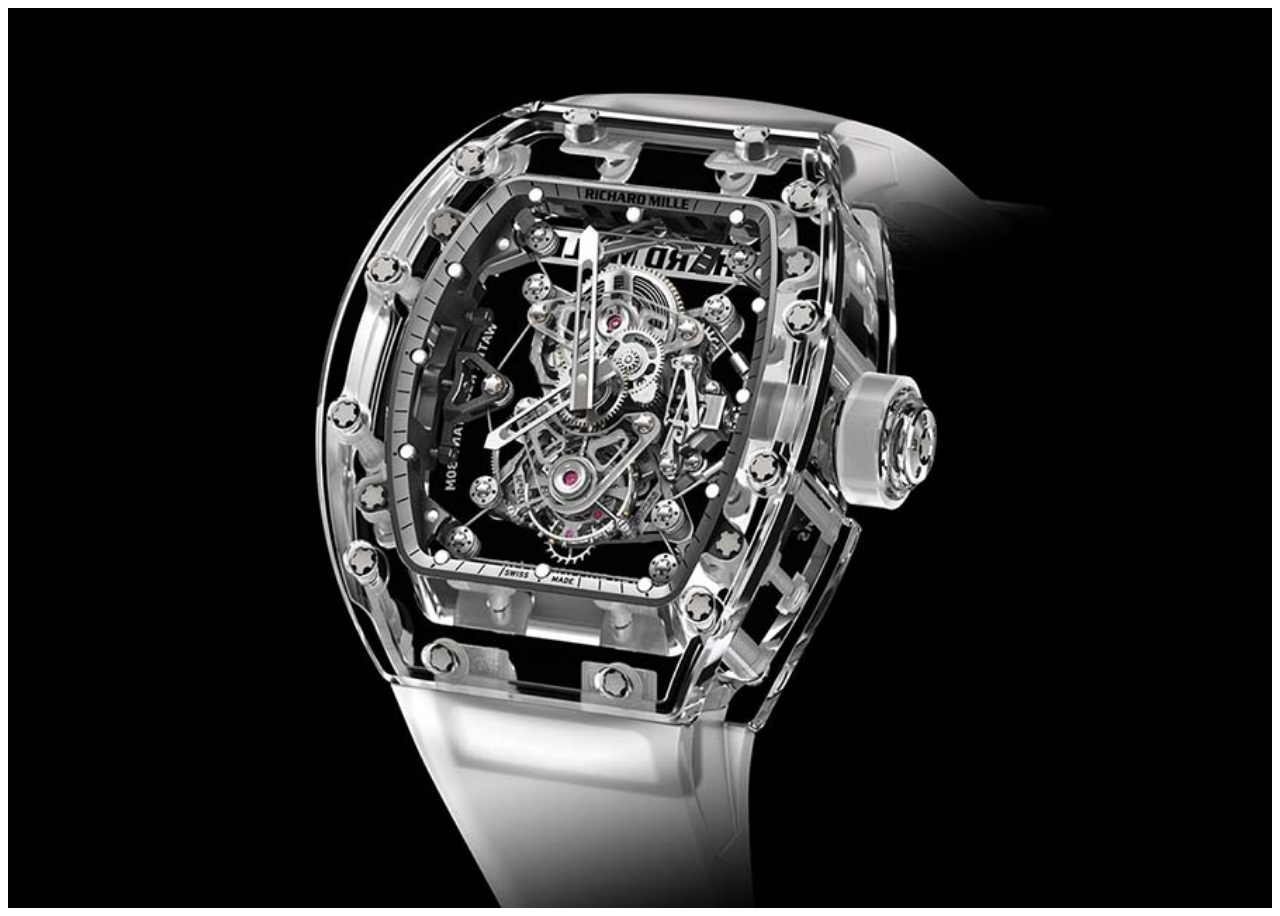
<file: Assets/Training.html>
<!DOCTYPE html>
<html lang="en">
<head>
    <meta charset="UTF-8">
    <meta http-equiv="X-UA-Compatible" content="IE=edge">
    <meta name="viewport" content="width=device-width, initial-scale=1.0">
    <link rel="stylesheet" href="Images/Train.css">
    <title>Document</title>
    
</head>
<body>
    <div class="intro"></div>
    
</body>
</html>
</file>
<file: Assets/Images/Train.css>
.intro{
    width: 100%; /* Ширина изображения */
    height: 100vh; /* Высота изображения */
    background: url(Image2.jpg);
    background-position: center;
    background-repeat: no-repeat;
    background-size: cover; /* Прописываем путь к файлу */
    /* Позиция картинкипо центру */
  }
</file>
